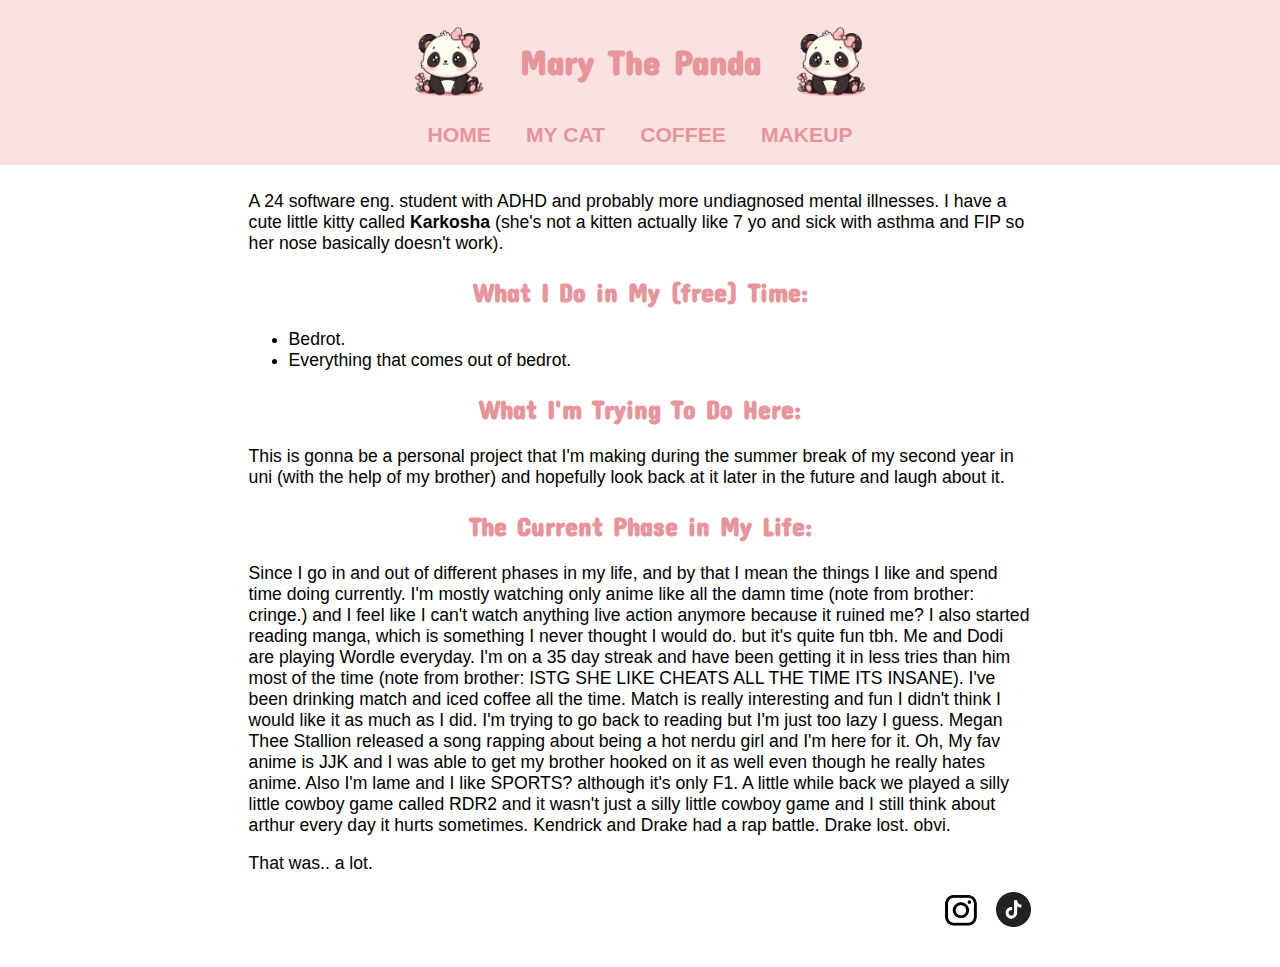
<file: index.html>
<!DOCTYPE html>
<html lang="en">
  <head>
    <link rel="stylesheet" href="/styles.css" />
    <link rel="preconnect" href="https://fonts.googleapis.com" />
    <link rel="preconnect" href="https://fonts.gstatic.com" crossorigin />
    <link
      href="https://fonts.googleapis.com/css2?family=Concert+One&display=swap"
      rel="stylesheet"
    />
    <meta charset="UTF-8" />
    <meta name="viewport" content="width=device-width, initial-scale=1.0" />
    <title>Mary The Panda</title>
  </head>
  <body>
    <div class="header-nav-container">
      <div class="header-container">
        <img
          class="header-image"
          src="/static/panda-kawaii.webp"
          alt="panda image"
        />
        <h1 class="header-text">Mary The Panda</h1>
        <img
          class="header-image"
          src="/static/panda-kawaii.webp"
          alt="panda image"
        />
      </div>
      <nav class="nav-bar">
        <a href="/" class="bold">HOME</a>
        <a href="/karkosha.html" class="bold">MY CAT</a>
        <a href="/coffee.html" class="bold">COFFEE</a>
        <a href="/makeup.html" class="bold">MAKEUP</a>
      </nav>
    </div>
    <main class="content">
      <p>
        A 24 software eng. student with ADHD and probably more undiagnosed
        mental illnesses. I have a cute little kitty called
        <b>Karkosha</b> (she's not a kitten actually like 7 yo and sick with
        asthma and FIP so her nose basically doesn't work).
      </p>
      <h2>What I Do in My (free) Time:</h2>
      <ul>
        <li>Bedrot.</li>
        <li>Everything that comes out of bedrot.</li>
      </ul>
      <h2>What I'm Trying To Do Here:</h2>
      <p>
        This is gonna be a personal project that I'm making during the summer
        break of my second year in uni (with the help of my brother) and
        hopefully look back at it later in the future and laugh about it.
      </p>
      <h2>The Current Phase in My Life:</h2>
      <p>
        Since I go in and out of different phases in my life, and by that I mean
        the things I like and spend time doing currently. I'm mostly watching
        only anime like all the damn time (note from brother: cringe.) and I
        feel like I can't watch anything live action anymore because it ruined
        me? I also started reading manga, which is something I never thought I
        would do. but it's quite fun tbh. Me and Dodi are playing Wordle
        everyday. I'm on a 35 day streak and have been getting it in less tries
        than him most of the time (note from brother: ISTG SHE LIKE CHEATS ALL
        THE TIME ITS INSANE). I've been drinking match and iced coffee all the
        time. Match is really interesting and fun I didn't think I would like it
        as much as I did. I'm trying to go back to reading but I'm just too lazy
        I guess. Megan Thee Stallion released a song rapping about being a hot
        nerdu girl and I'm here for it. Oh, My fav anime is JJK and I was able
        to get my brother hooked on it as well even though he really hates
        anime. Also I'm lame and I like SPORTS? although it's only F1. A little
        while back we played a silly little cowboy game called RDR2 and it
        wasn't just a silly little cowboy game and I still think about arthur
        every day it hurts sometimes. Kendrick and Drake had a rap battle. Drake
        lost. obvi.
      </p>
      <p>That was.. a lot.</p>
      <div class="socials-container">
        <a href="https://www.instagram.com/" target="_blank">
          <img src="/static/insta-icon.webp" alt="" class="icon" />
        </a>
        <a href="https://www.tiktok.com/?utm_medium=msn" target="_blank">
          <img src="/static/tiktok-icon.png" alt="" class="icon" />
        </a>
      </div>
    </main>
  </body>
</html>
</file>
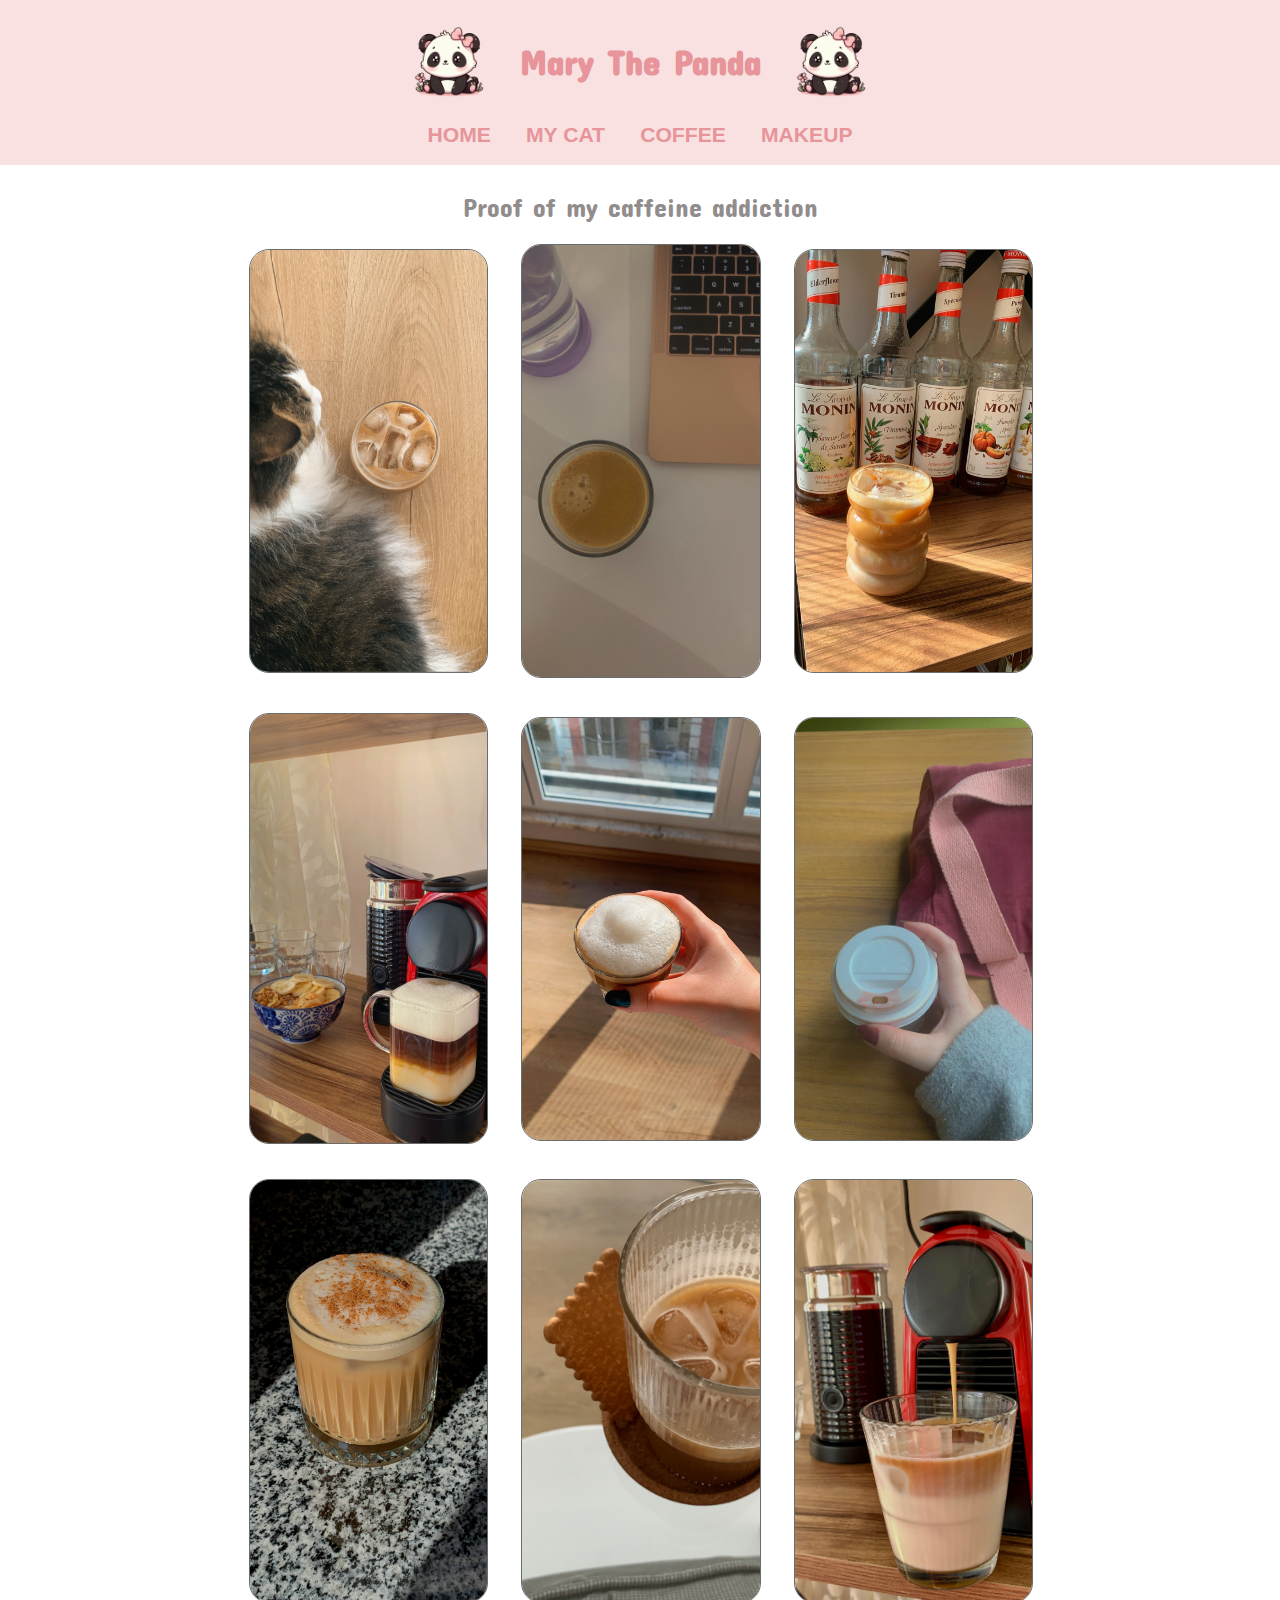
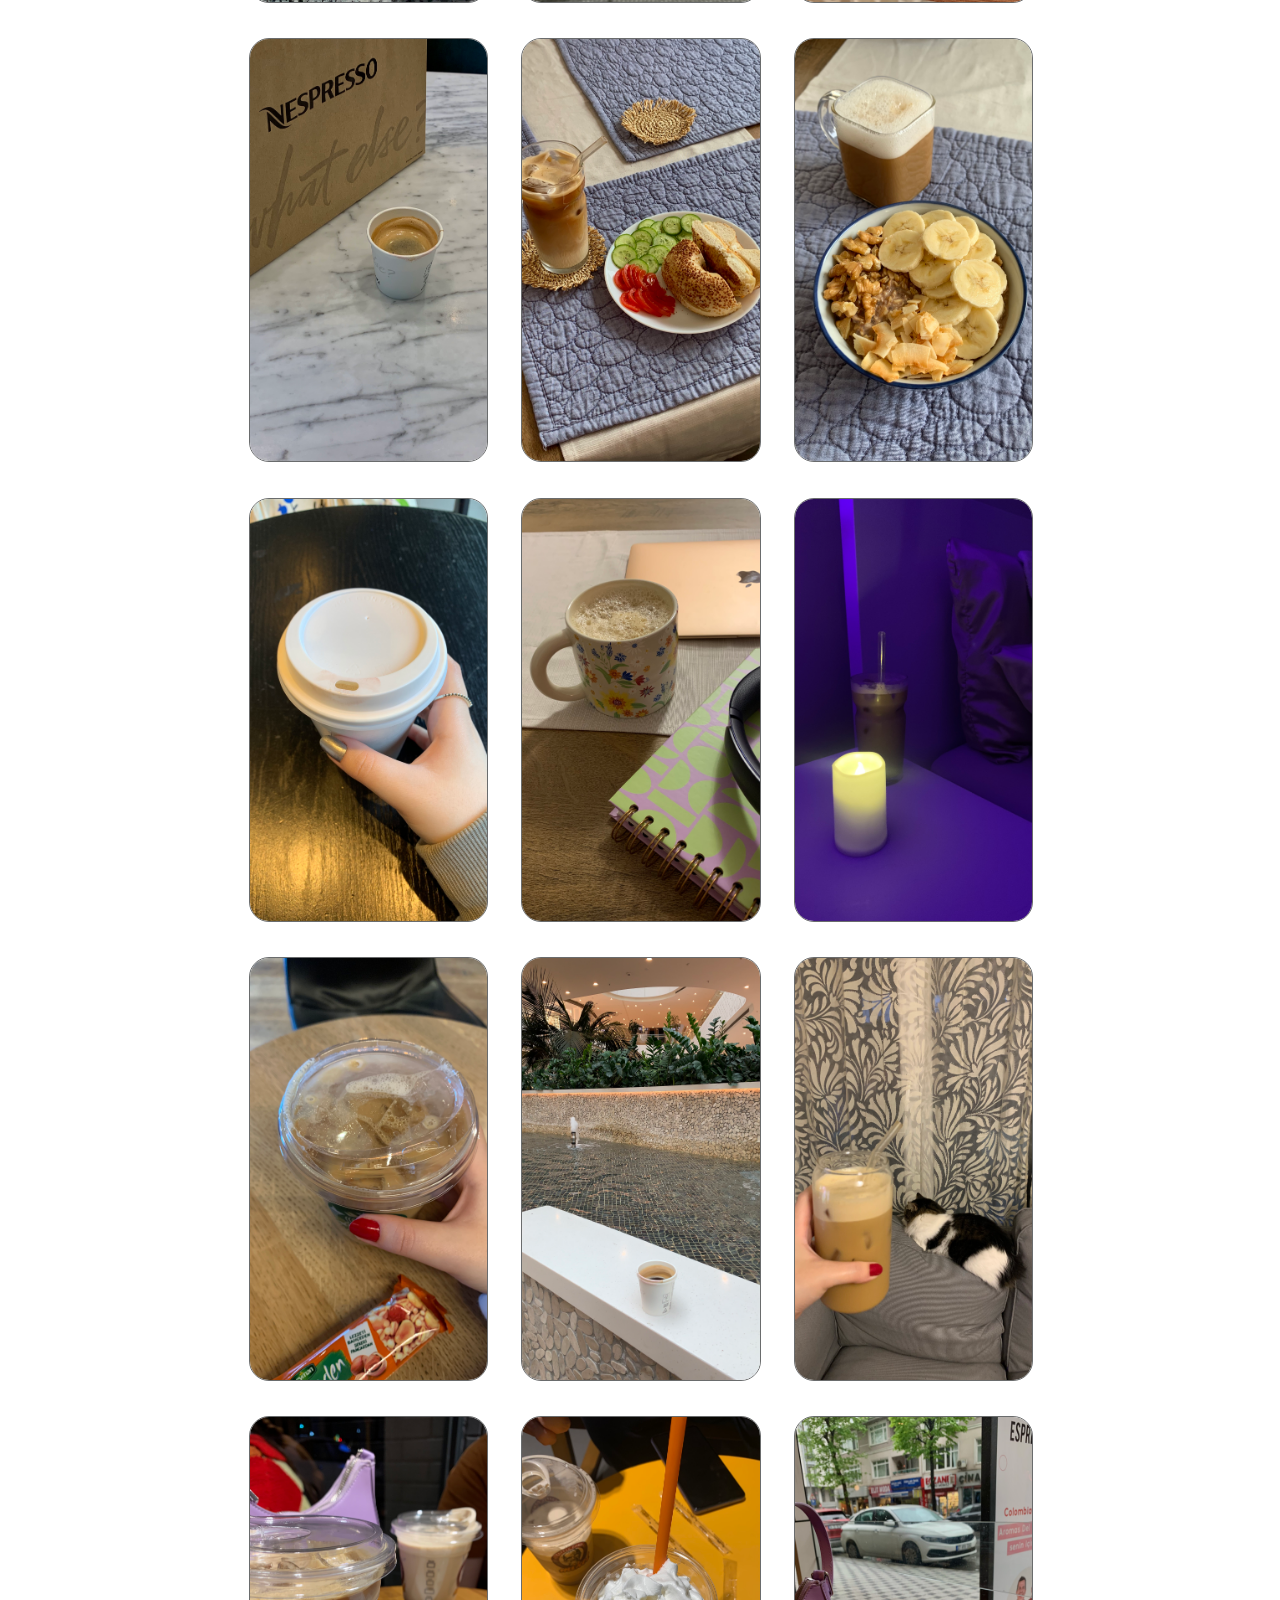
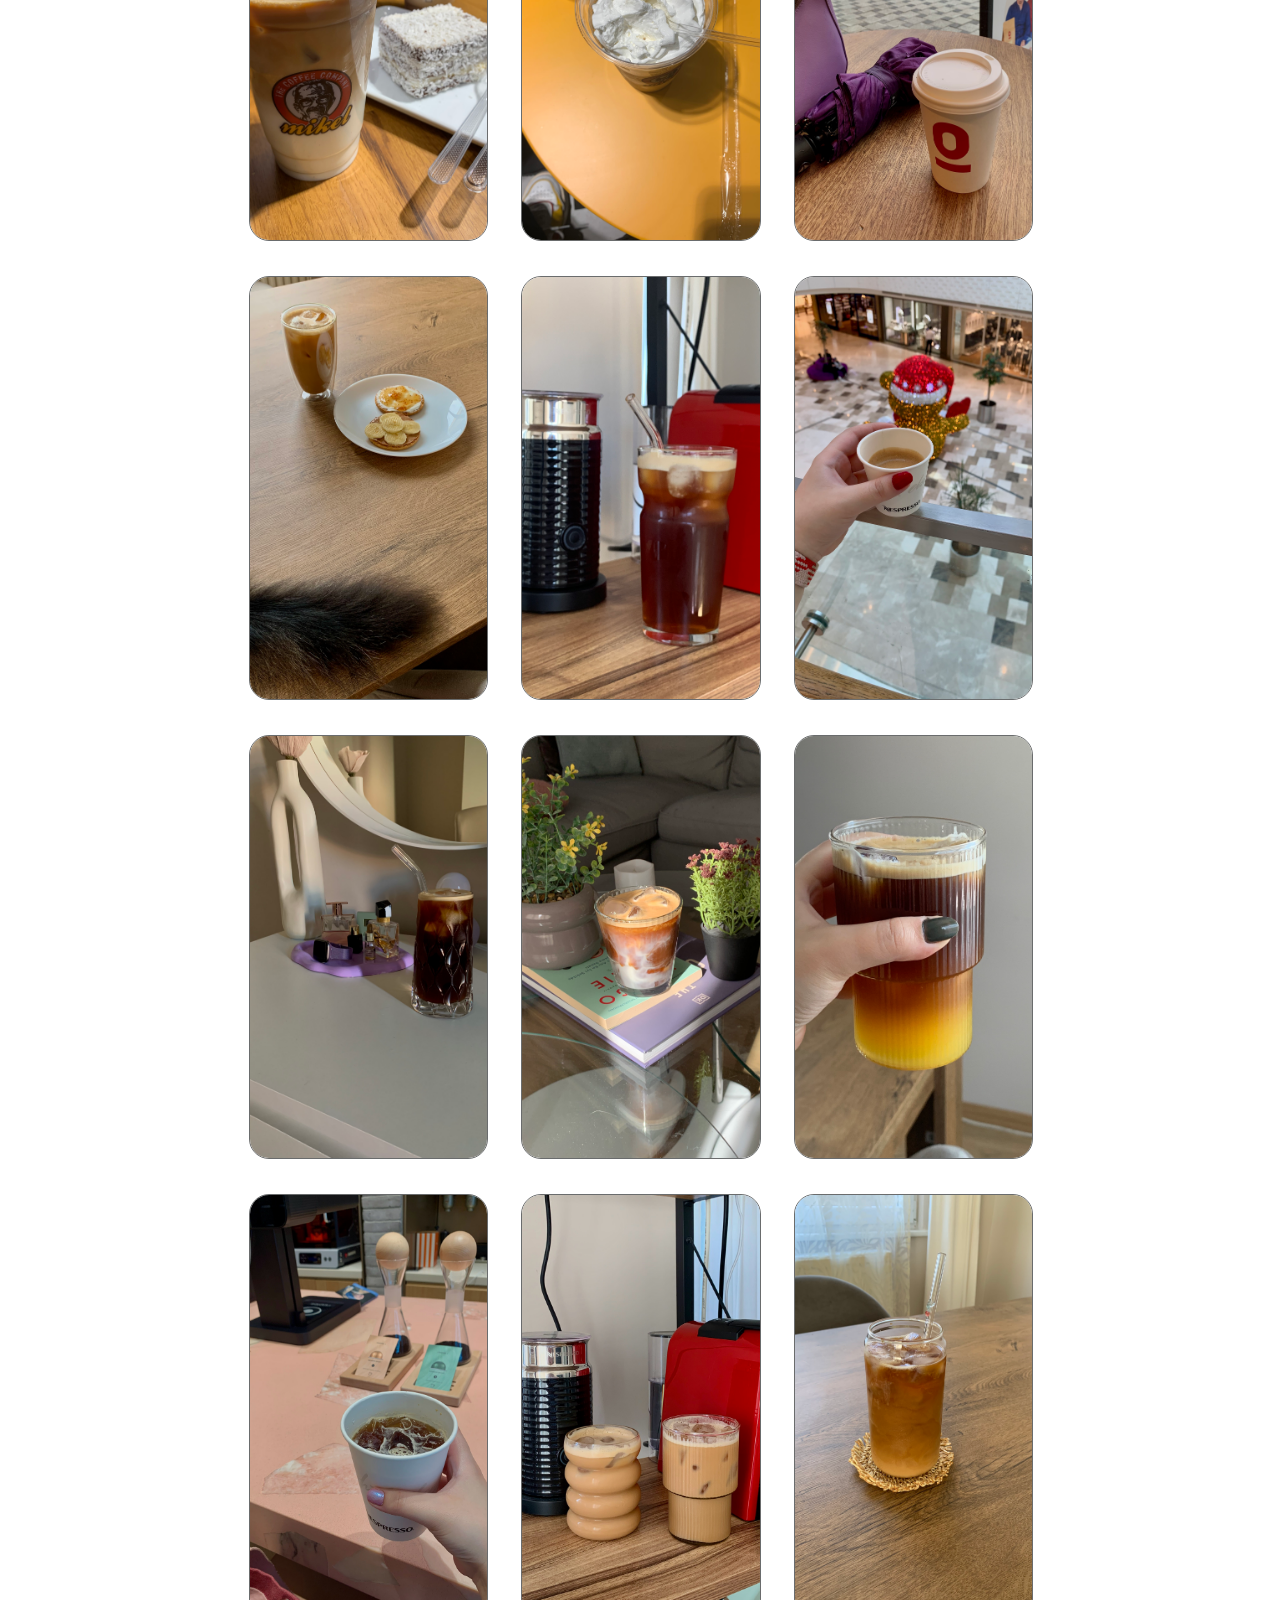
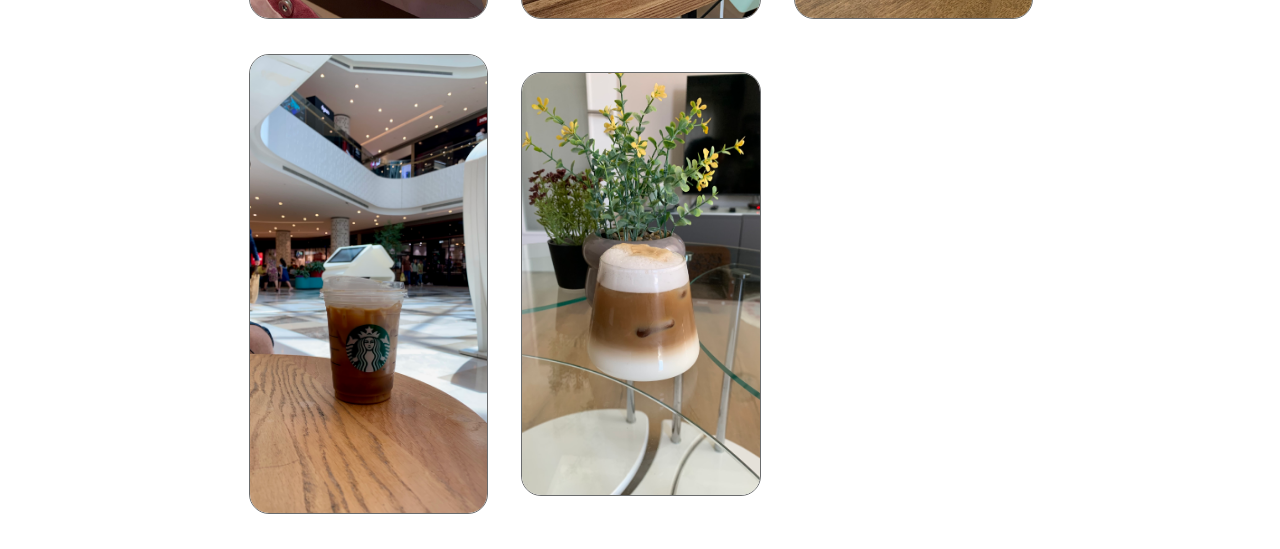
<file: coffee.html>
<!DOCTYPE html>
<html lang="en">
  <head>
    <link rel="stylesheet" href="/styles.css" />
    <link rel="preconnect" href="https://fonts.googleapis.com" />
    <link rel="preconnect" href="https://fonts.gstatic.com" crossorigin />
    <link
      href="https://fonts.googleapis.com/css2?family=Concert+One&display=swap"
      rel="stylesheet"
    />
    <meta charset="UTF-8" />
    <meta name="viewport" content="width=device-width, initial-scale=1.0" />
    <title>Mary The Panda</title>
  </head>
  <body>
    <div class="header-nav-container">
      <div class="header-container">
        <img
          class="header-image"
          src="/static/panda-kawaii.webp"
          alt="panda image"
        />
        <h1 class="header-text">Mary The Panda</h1>
        <img
          class="header-image"
          src="/static/panda-kawaii.webp"
          alt="panda image"
        />
      </div>
      <nav class="nav-bar">
        <a href="/" class="bold">HOME</a>
        <a href="/karkosha.html" class="bold">MY CAT</a>
        <a href="/coffee.html" class="bold">COFFEE</a>
        <a href="/makeup.html" class="bold">MAKEUP</a>
      </nav>
    </div>
    <main class="content">
      <h2 class="pages-h2-style">Proof of my caffeine addiction</h2>
      <div class="image-grid">
        <img src="/static/coffee/coffee1.jpeg" alt="" /><img
          src="/static/coffee/coffee2.jpeg"
          alt=""
        /><img src="/static/coffee/coffee3.jpg" alt="" /><img
          src="/static/coffee/coffee4.jpeg"
          alt=""
        /><img src="/static/coffee/coffee5.jpg" alt="" /><img
          src="/static/coffee/coffee6.jpeg"
          alt=""
        /><img src="/static/coffee/coffee7.jpeg" alt="" /><img
          src="/static/coffee/coffee8.jpeg"
          alt=""
        /><img src="/static/coffee/coffee9.JPG" alt="" /><img
          src="/static/coffee/coffee10.jpeg"
          alt=""
        /><img src="/static/coffee/coffee11.jpeg" alt="" /><img
          src="/static/coffee/coffee12.jpeg"
          alt=""
        /><img src="/static/coffee/coffee13.jpeg" alt="" /><img
          src="/static/coffee/coffee14.jpeg"
          alt=""
        /><img src="/static/coffee/coffee15.jpeg" alt="" /><img
          src="/static/coffee/coffee16.jpeg"
          alt=""
        /><img src="/static/coffee/coffee17.jpeg" alt="" /><img
          src="/static/coffee/coffee18.jpeg"
          alt=""
        /><img src="/static/coffee/coffee19.jpeg" alt="" /><img
          src="/static/coffee/coffee20.jpeg"
          alt=""
        /><img src="/static/coffee/coffee21.jpeg" alt="" /><img
          src="/static/coffee/coffee22.jpeg"
          alt=""
        /><img src="/static/coffee/coffee23.jpeg" alt="" /><img
          src="/static/coffee/coffee24.jpeg"
          alt=""
        /><img src="/static/coffee/coffee25.jpeg" alt="" /><img
          src="/static/coffee/coffee26.jpeg"
          alt=""
        /><img src="/static/coffee/coffee27.jpeg" alt="" /><img
          src="/static/coffee/coffee28.jpeg"
          alt=""
        /><img src="/static/coffee/coffee29.jpeg" alt="" /><img
          src="/static/coffee/coffee30.jpeg"
          alt=""
        /><img src="/static/coffee/coffee31.jpeg" alt="" /><img
          src="/static/coffee/coffee32.jpeg"
          alt=""
        />
      </div>
    </main>
  </body>
</html>
</file>
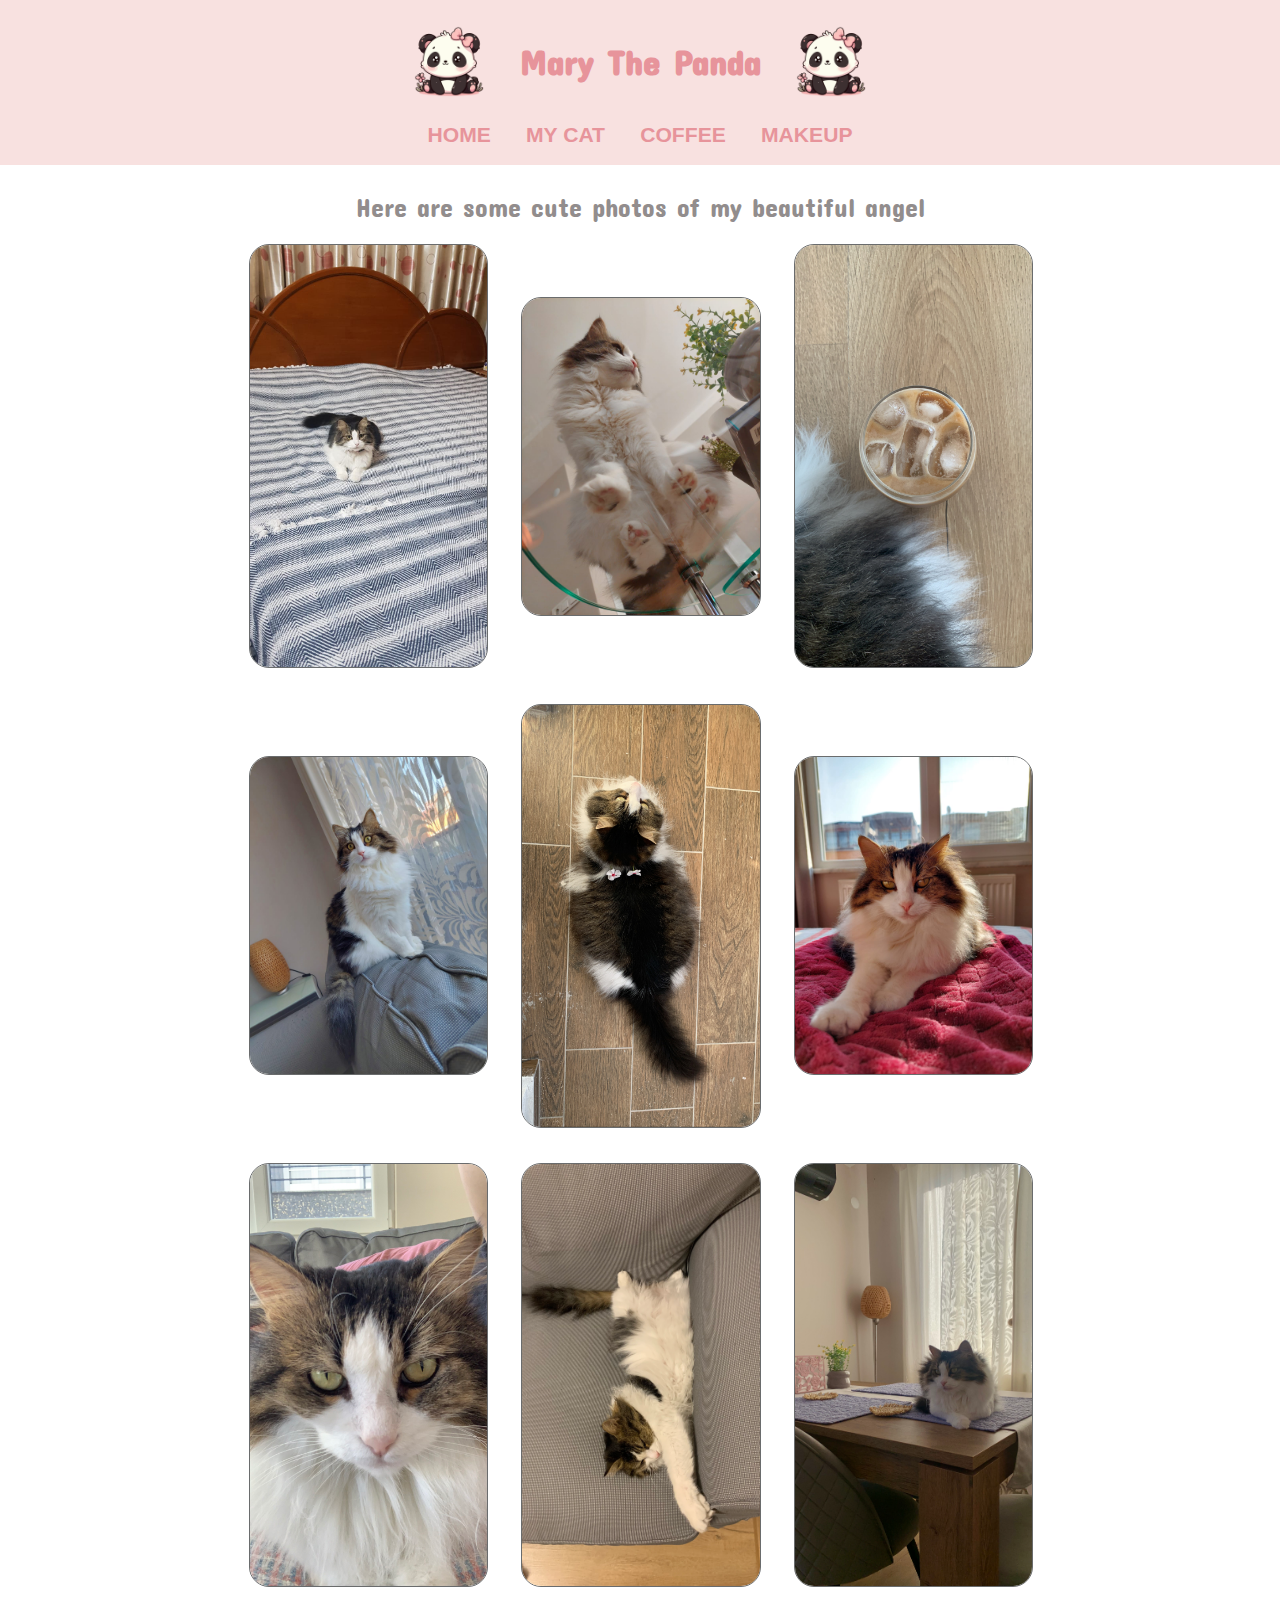
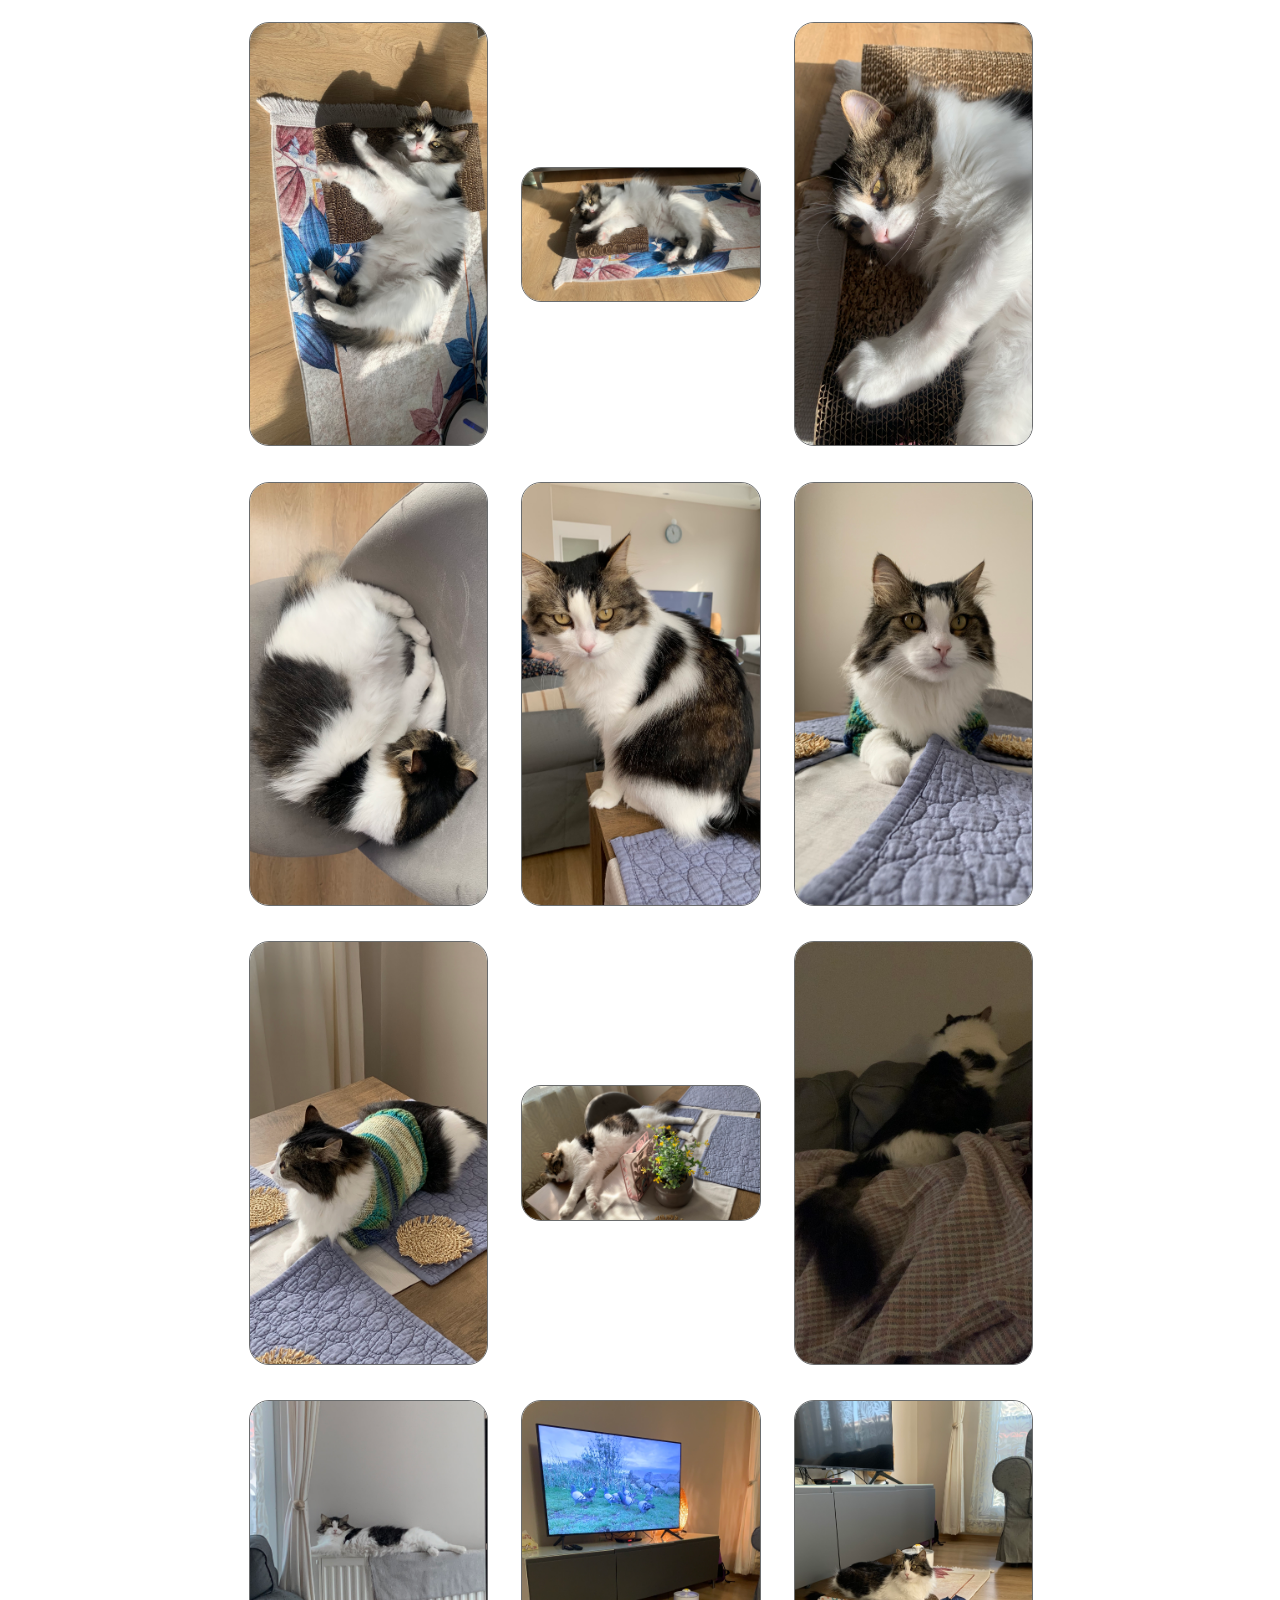
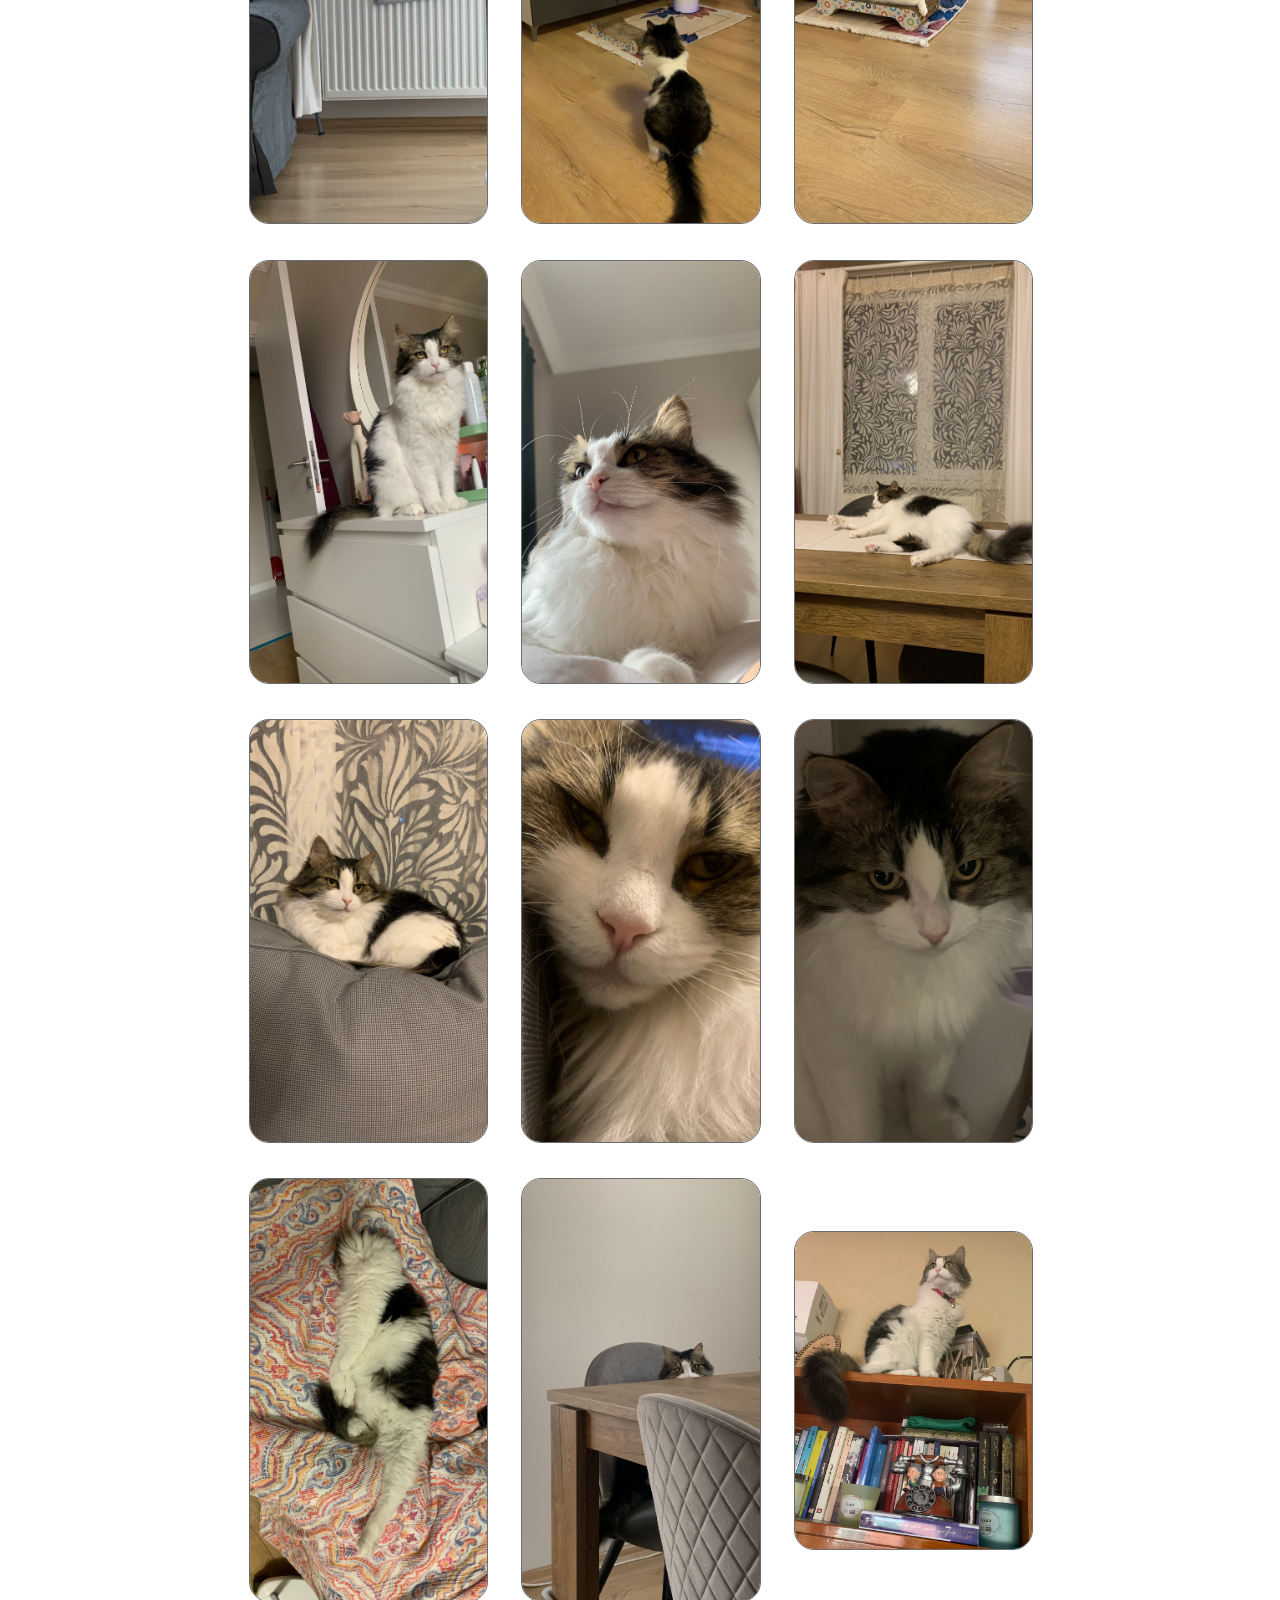
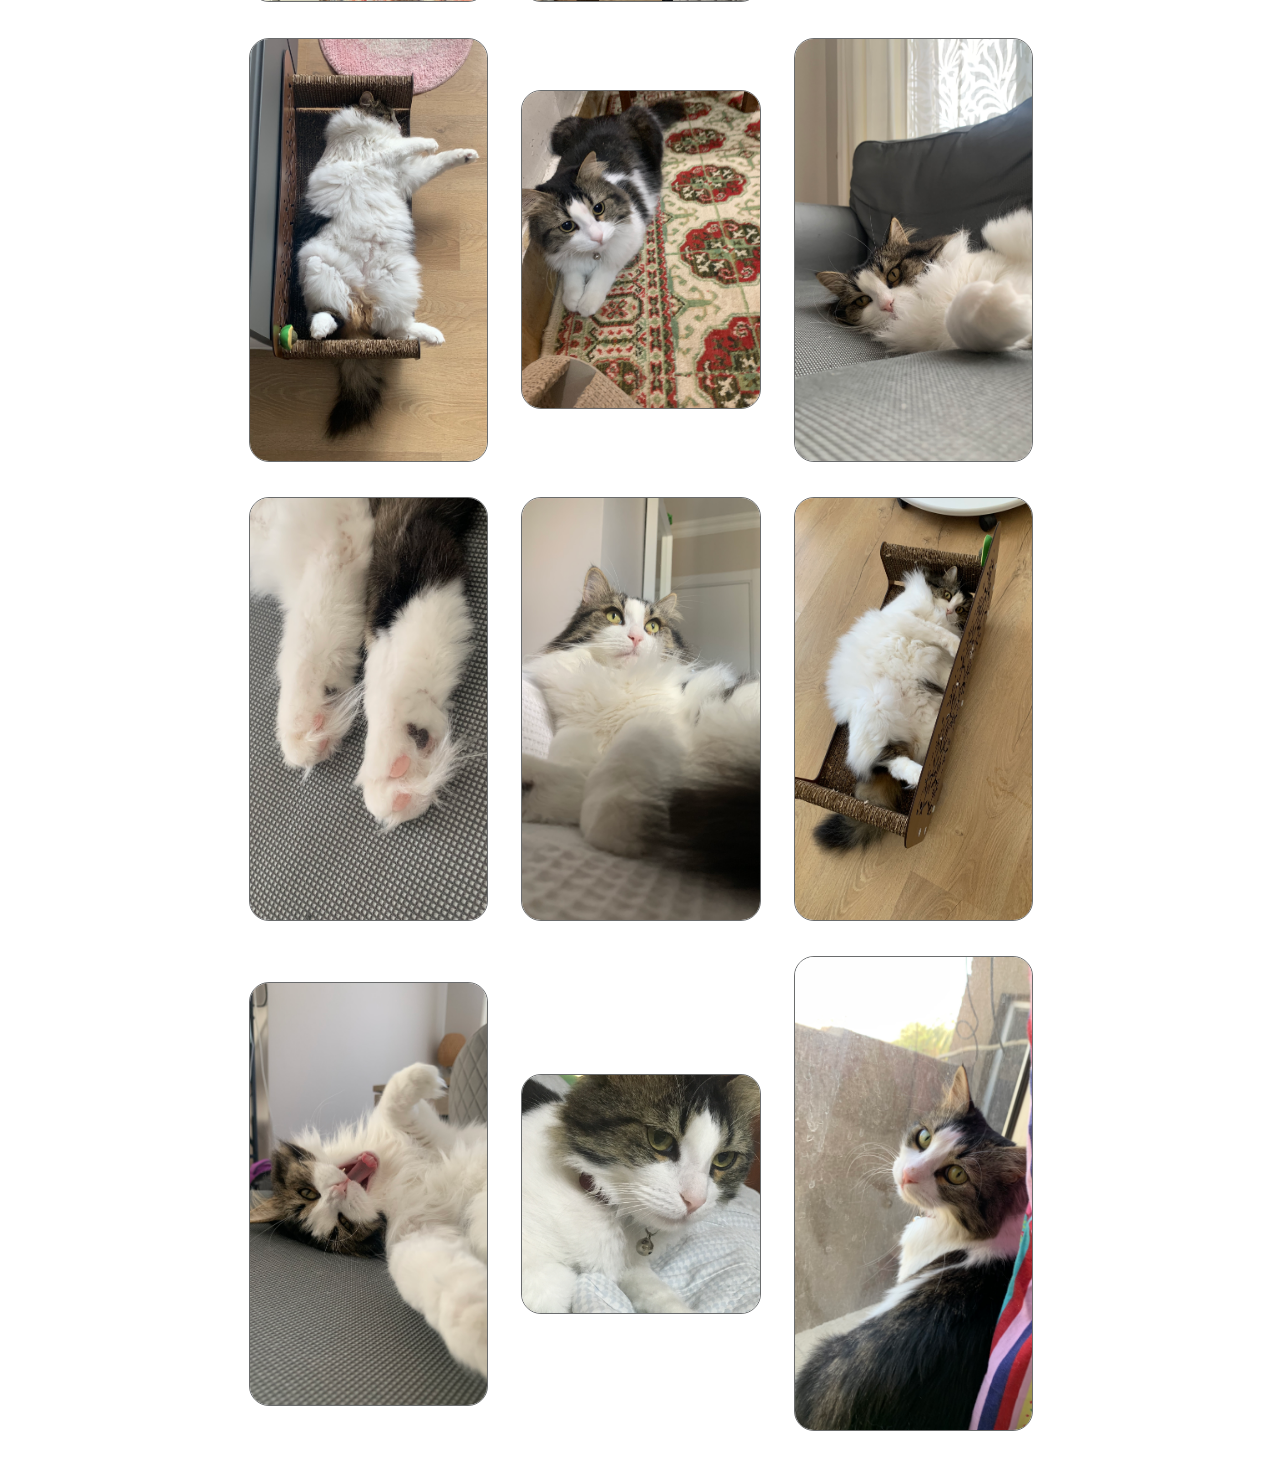
<file: karkosha.html>
<!DOCTYPE html>
<html lang="en">
  <head>
    <link rel="stylesheet" href="/styles.css" />
    <link rel="preconnect" href="https://fonts.googleapis.com" />
    <link rel="preconnect" href="https://fonts.gstatic.com" crossorigin />
    <link
      href="https://fonts.googleapis.com/css2?family=Concert+One&display=swap"
      rel="stylesheet"
    />
    <meta charset="UTF-8" />
    <meta name="viewport" content="width=device-width, initial-scale=1.0" />
    <title>Mary The Panda</title>
  </head>
  <body>
    <div class="header-nav-container">
      <div class="header-container">
        <img
          class="header-image"
          src="/static/panda-kawaii.webp"
          alt="panda image"
        />
        <h1 class="header-text">Mary The Panda</h1>
        <img
          class="header-image"
          src="/static/panda-kawaii.webp"
          alt="panda image"
        />
      </div>
      <nav class="nav-bar">
        <a href="/" class="bold">HOME</a>
        <a href="/karkosha.html" class="bold">MY CAT</a>
        <a href="/coffee.html" class="bold">COFFEE</a>
        <a href="/makeup.html" class="bold">MAKEUP</a>
      </nav>
    </div>
    <main class="content">
      <h2 class="pages-h2-style">
        Here are some cute photos of my beautiful angel
      </h2>
      <div class="image-grid">
        <img src="/static/koshi/karkosha00001.jpg" alt="" /><img
          src="/static/koshi/karkosha00002.jpg"
          alt=""
        /><img src="/static/koshi/karkosha00003.jpg" alt="" /><img
          src="/static/koshi/karkosha00004.jpg"
          alt=""
        /><img src="/static/koshi/karkosha00005.jpg" alt="" /><img
          src="/static/koshi/karkosha00006.jpg"
          alt=""
        /><img src="/static/koshi/karkosha00007.jpeg" alt="" /><img
          src="/static/koshi/karkosha00008.jpeg"
          alt=""
        /><img src="/static/koshi/karkosha00009.jpeg" alt="" />
        <img src="/static/koshi/karkosha00010.jpeg" alt="" /><img
          src="/static/koshi/karkosha00011.jpeg"
          alt=""
        /><img src="/static/koshi/karkosha00012.jpeg" alt="" /><img
          src="/static/koshi/karkosha00013.jpeg"
          alt=""
        /><img src="/static/koshi/karkosha00014.jpeg" alt="" /><img
          src="/static/koshi/karkosha00015.jpeg"
          alt=""
        /><img src="/static/koshi/karkosha00016.jpeg" alt="" /><img
          src="/static/koshi/karkosha00017.jpeg"
          alt=""
        /><img src="/static/koshi/karkosha00018.jpeg" alt="" /><img
          src="/static/koshi/karkosha00019.jpeg"
          alt=""
        /><img src="/static/koshi/karkosha00020.jpeg" alt="" /><img
          src="/static/koshi/karkosha00021.jpeg"
          alt=""
        /><img src="/static/koshi/karkosha00022.jpeg" alt="" /><img
          src="/static/koshi/karkosha00023.jpeg"
          alt=""
        /><img src="/static/koshi/karkosha00024.jpeg" alt="" /><img
          src="/static/koshi/karkosha00025.jpeg"
          alt=""
        /><img src="/static/koshi/karkosha00026.jpeg" alt="" /><img
          src="/static/koshi/karkosha00027.jpeg"
          alt=""
        /><img src="/static/koshi/karkosha00028.jpeg" alt="" /><img
          src="/static/koshi/karkosha00029.jpeg"
          alt=""
        /><img src="/static/koshi/karkosha00030.jpeg" alt="" /><img
          src="/static/koshi/karkosha00031.jpeg"
          alt=""
        /><img src="/static/koshi/karkosha00032.jpeg" alt="" /><img
          src="/static/koshi/karkosha00033.jpeg"
          alt=""
        /><img src="/static/koshi/karkosha00034.jpeg" alt="" /><img
          src="/static/koshi/karkosha00035.jpeg"
          alt=""
        /><img src="/static/koshi/karkosha00036.jpeg" alt="" /><img
          src="/static/koshi/karkosha00037.jpeg"
          alt=""
        /><img src="/static/koshi/karkosha00038.JPG" alt="" /><img
          src="/static/koshi/karkosha00039.jpeg"
          alt=""
        />
      </div>
    </main>
  </body>
</html>
</file>
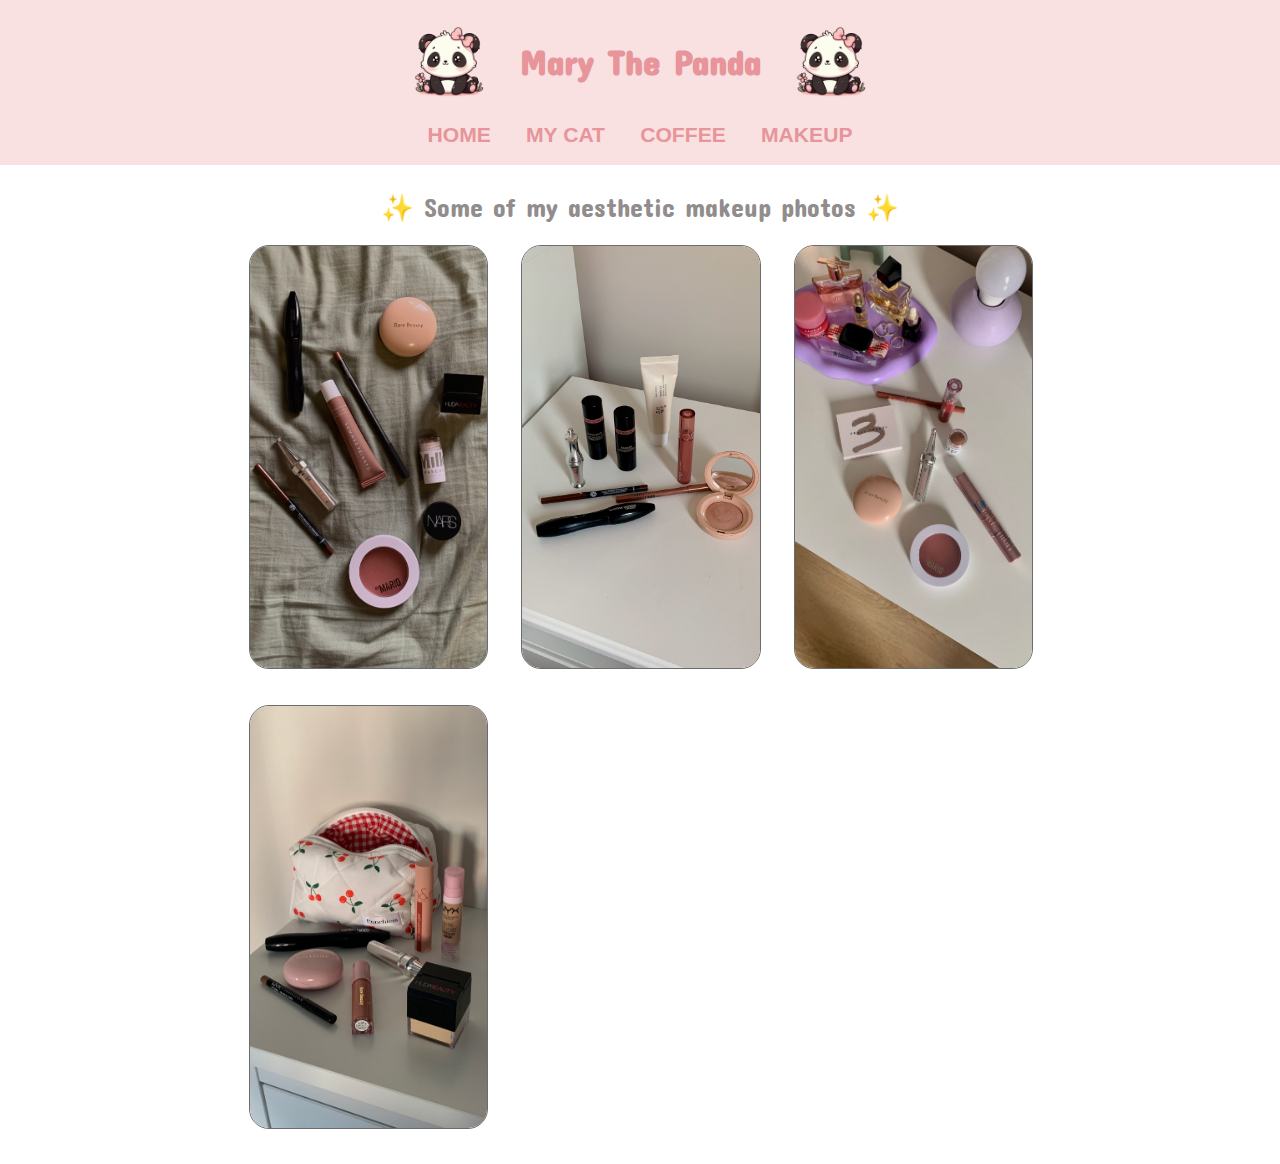
<file: makeup.html>
<!DOCTYPE html>
<html lang="en">
  <head>
    <link rel="stylesheet" href="/styles.css" />
    <link rel="preconnect" href="https://fonts.googleapis.com" />
    <link rel="preconnect" href="https://fonts.gstatic.com" crossorigin />
    <link
      href="https://fonts.googleapis.com/css2?family=Concert+One&display=swap"
      rel="stylesheet"
    />
    <meta charset="UTF-8" />
    <meta name="viewport" content="width=device-width, initial-scale=1.0" />
    <title>Mary The Panda</title>
  </head>
  <body>
    <div class="header-nav-container">
      <div class="header-container">
        <img
          class="header-image"
          src="/static/panda-kawaii.webp"
          alt="panda image"
        />
        <h1 class="header-text">Mary The Panda</h1>
        <img
          class="header-image"
          src="/static/panda-kawaii.webp"
          alt="panda image"
        />
      </div>
      <nav class="nav-bar">
        <a href="/" class="bold">HOME</a>
        <a href="/karkosha.html" class="bold">MY CAT</a>
        <a href="/coffee.html" class="bold">COFFEE</a>
        <a href="/makeup.html" class="bold">MAKEUP</a>
      </nav>
    </div>
    <main class="content">
      <h2 class="pages-h2-style">✨ Some of my aesthetic makeup photos ✨</h2>
      <div class="image-grid">
        <img src="/static/makeup/makeup1.jpeg" alt="" />
        <img src="/static/makeup/makeup2.jpeg" alt="" />
        <img src="/static/makeup/makeup3.jpeg" alt="" />
        <img src="/static/makeup/makeup4.jpeg" alt="" />
      </div>
    </main>
  </body>
</html>
</file>
<file: styles.css>
:root {
  font-family: sans-serif;
  font-size: 1.1rem;
  background-color: #ffffffd4;
  box-sizing: border-box; /*put this in every css file*/
}
body {
  padding: 0%;
  margin: 0%;
}
.bold {
  /*when you apply this class to any tag it's gonna make the text bold */
  font-weight: bold;
}

h1,
h2,
h3,
h4 {
  font-family: "Concert One", serif;
  text-align: center;
  color: rgb(231, 148, 155);
  -text-shadow: 0px 5px 8px rgba(0, 0, 0, 0.6);
  ---webkit-text-stroke: 0.2px rgb(31, 31, 31);
}

.content {
  max-width: 80ch;
  margin-left: auto;
  margin-right: auto;
  padding-left: 1rem;
  padding-right: 1rem;
  padding-bottom: 2rem;
}

.header-image {
  width: 4rem;
  height: auto;
}

.header-container {
  display: flex;
  flex-direction: row;
  align-items: center;
  justify-content: center;
}

.header-text {
  margin-left: 2rem;
  margin-right: 2rem;
}

.nav-bar {
  display: flex;
  flex-direction: row;
  align-items: center;
  justify-content: center;
  gap: 2rem;
  margin-top: 1rem;
}

.nav-bar a {
  text-decoration: none;
  color: rgb(231, 148, 155);
  font-size: 1.2rem;
}

.header-nav-container {
  background-color: rgb(248, 225, 224);
  padding-bottom: 1rem;
  padding-top: 1rem;
  margin-bottom: 1.5rem;
}

.image-grid {
  display: grid;
  gap: 2rem;
  grid-template-columns: 1fr 1fr 1fr;
  align-items: center;
}

.image-grid img {
  width: 100%;
  border: 1px solid rgb(106, 108, 109);
  border-radius: 20px;
}

.pages-h2-style {
  font-family: "Concert One", serif;
  color: rgb(146, 141, 141);
  font-weight: normal;
}

.socials-container {
  display: flex;
  flex-direction: row;
  gap: 1rem;
  justify-content: end;
}

.icon {
  width: 2rem;
}
@media screen and (max-width: 768px) {
  .nav-bar {
    flex-direction: column;
  }
  .image-grid {
    grid-template-columns: 1fr;
  }
}
</file>
